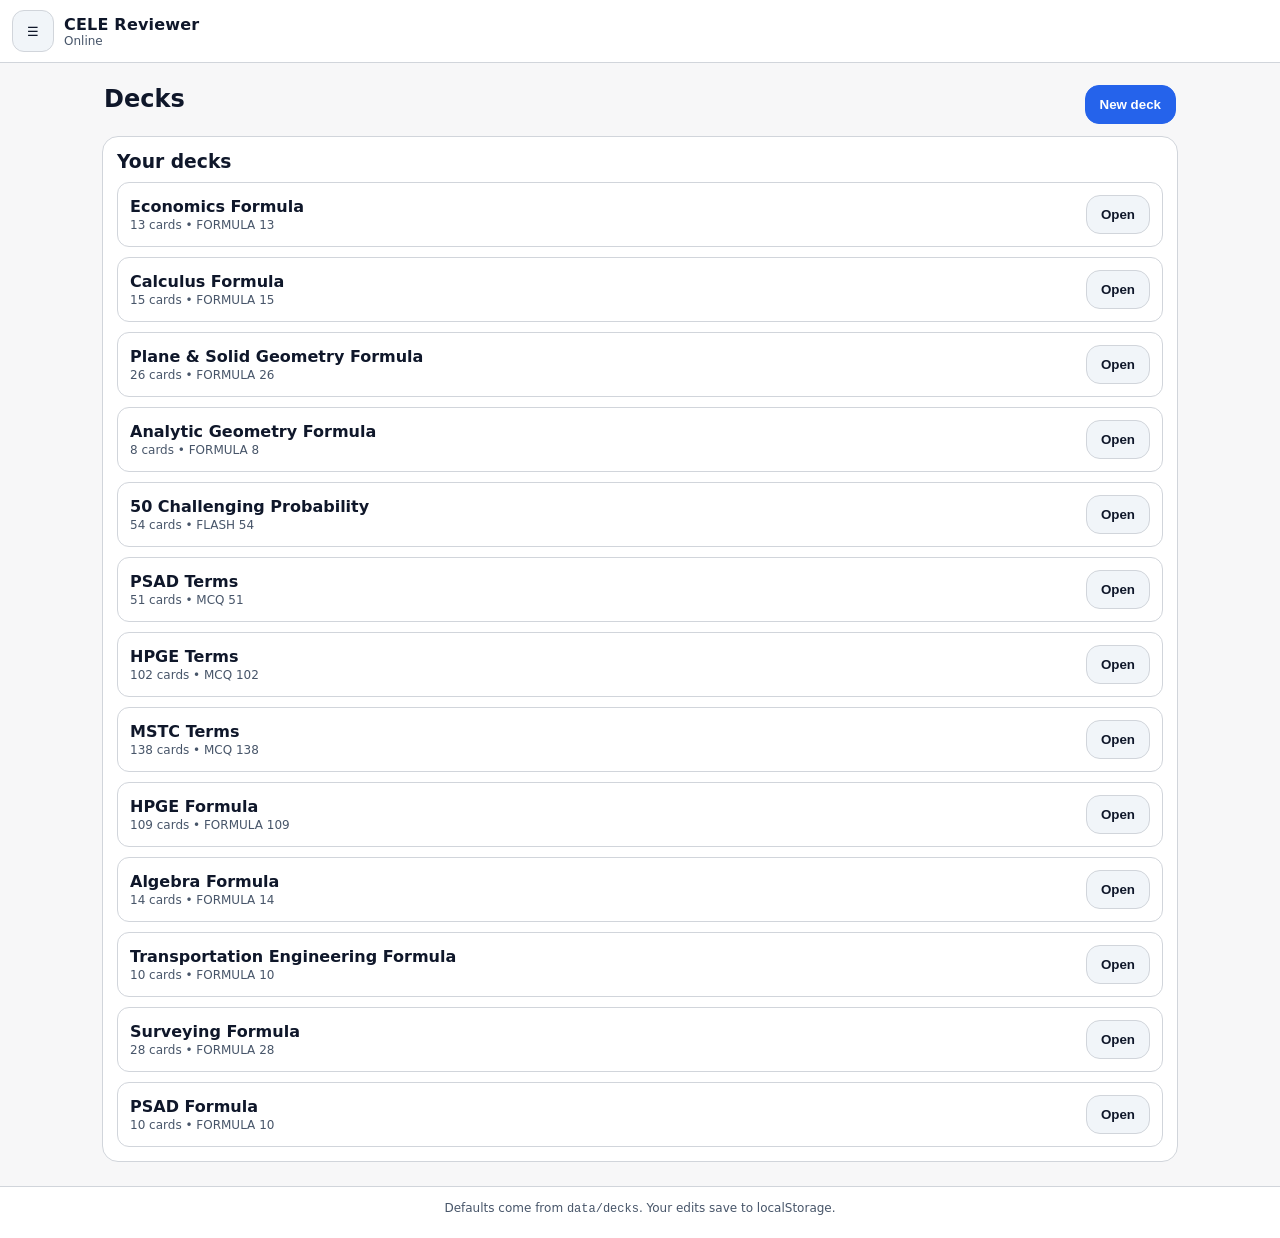
<file: decks.html>
<!doctype html>
<html lang="en">
  <head>
    <meta charset="utf-8" />
    <meta name="viewport" content="width=device-width, initial-scale=1" />
    <meta name="color-scheme" content="light dark" />
    <meta name="theme-color" content="#f7f7f8" id="themeColorMeta" />
    <title>CELE Reviewer • Decks</title>
    <link rel="manifest" href="./manifest.webmanifest" />
    <link rel="stylesheet" href="./assets/css/styles.css" />
    <link rel="stylesheet" href="./assets/css/decks.css" />
    <link rel="icon" href="./icons/icon.svg" type="image/svg+xml" />
  </head>
  <body data-page="decks">
    <header class="topbar">
      <div class="topbar__left">
        <button class="iconbtn" id="menuBtn" aria-label="Open menu" title="Menu">☰</button>
        <div class="brand">
          <div class="brand__name">CELE Reviewer</div>
          <div class="brand__tag" id="statusTag">Decks</div>
        </div>
      </div>
      <div class="topbar__right">
        <button class="pill" id="installBtn" hidden>Install</button>
      </div>
    </header>

    <nav class="drawer" id="drawer" aria-hidden="true">
      <div class="drawer__header">
        <div class="drawer__title">Menu</div>
        <button class="iconbtn" id="closeDrawerBtn" aria-label="Close menu">✕</button>
      </div>
      <div class="drawer__items">
        <a class="navitem" href="./index.html">Home</a>
        <a class="navitem" href="./quiz.html">Quiz</a>
        <a class="navitem" href="./decks.html" aria-current="page">Decks</a>
        <a class="navitem" href="./modules.html">Modules</a>
        <a class="navitem" href="./settings.html">Settings</a>
      </div>
    </nav>
    <div class="backdrop" id="backdrop" hidden></div>

    <main class="container">
      <!-- Decks -> List -->
      <section id="decksListView">
        <div class="pagehead">
          <h2>Decks</h2>
          <div class="pagehead__right">
            <button class="primary" id="newDeckBtn">New deck</button>
          </div>
        </div>

        <div class="card">
          <h3>Your decks</h3>
          <div id="deckList" class="decklist"></div>
        </div>
      </section>

      <!-- Decks -> Open/Edit -->
      <section id="deckEditView" hidden style="margin-top:12px">
        <div class="pagehead">
          <div>
            <h2 id="deckEditorTitle">Deck</h2>
            <div class="muted small">Edit cards, import CSV, or export CSV.</div>
          </div>
          <div class="pagehead__right">
            <button class="ghost" id="backToDecksBtn">Back to list</button>
            <button class="ghost" id="exportDeckBtn" title="Export current deck to CSV">Export CSV</button>
            <button class="danger" id="deleteDeckBtn" title="Delete deck">Delete</button>
          </div>
        </div>

        <div class="card">
          <div class="formgrid">
            <label class="field">
              <span>Deck name</span>
              <input id="deckNameInput" type="text" placeholder="e.g., Algebra basics" />
            </label>
            <label class="field">
              <span>Card type</span>
              <select id="cardTypeSelect">
                <option value="MCQ">MCQ</option>
                <option value="FLASHCARD">FLASHCARD</option>
                <option value="FORMULA">FORMULA</option>
                <option value="IMPORT_CSV">Import from CSV</option>
              </select>
            </label>
          </div>

          <div class="deckeditlayout">
            <div class="deckeditlayout__left">
              <form id="cardForm" class="cardform" autocomplete="off">
                <input type="hidden" id="editCardId" value="" />

                <div class="cardform__type" data-type="MCQ">
                  <label class="field">
                    <span>Question</span>
                    <textarea id="mcqQuestion" rows="3" placeholder="Question..."></textarea>
                  </label>
                  <div class="formgrid2">
                    <label class="field"><span>Choice 1</span><input id="mcqC1" type="text" /></label>
                    <label class="field"><span>Choice 2</span><input id="mcqC2" type="text" /></label>
                    <label class="field"><span>Choice 3</span><input id="mcqC3" type="text" /></label>
                <label class="field"><span>Choice 4</span><input id="mcqC4" type="text" /></label>
              </div>
              <label class="field">
                <span>Correct choice</span>
                <select id="mcqAnswerIndex">
                  <option value="0">Choice 1</option>
                  <option value="1">Choice 2</option>
                  <option value="2">Choice 3</option>
                  <option value="3">Choice 4</option>
                </select>
              </label>
              <label class="field">
                <span>Optional definitions (separate with ';')</span>
                <input id="mcqDefs" type="text" placeholder="e.g., F = Force; A = Area" />
              </label>
            </div>

                <div class="cardform__type" data-type="FLASHCARD" hidden>
                  <label class="field">
                    <span>Front (question)</span>
                    <textarea id="fcFront" rows="3" placeholder="Front..."></textarea>
                  </label>
                  <label class="field">
                    <span>Back (answer)</span>
                    <textarea id="fcBack" rows="3" placeholder="Back..."></textarea>
                  </label>
                </div>

                <div class="cardform__type" data-type="FORMULA" hidden>
                  <label class="field">
                    <span>Formula name</span>
                    <input id="fmName" type="text" placeholder="e.g., Stress formula" />
                  </label>
                  <label class="field">
                    <span>Formula (LaTeX recommended)</span>
                    <textarea id="fmFormula" rows="3" placeholder="e.g., \\sigma = \\frac{F}{A}"></textarea>
                  </label>
                  <label class="field">
                    <span>Optional explanation / symbol definitions (separate with ';')</span>
                    <input id="fmExplain" type="text" placeholder="e.g., F = Force; A = Area" />
                  </label>
                </div>

                <div class="cardform__type csvimport" data-type="IMPORT_CSV" hidden>
                  <div class="muted small">
                    Import a CSV file into this deck. Defaults in <code>data/decks</code> load automatically.
                  </div>
                  <div class="toolbar csvimport__toolbar">
                    <input type="file" id="csvFileInput" accept=".csv,text/csv" />
                    <button class="secondary" type="button" id="parseCsvBtn">Parse</button>
                    <button class="primary" type="button" id="importCsvBtn" disabled>Import into deck</button>
                  </div>
                  <div id="csvPreview" class="csvpreview"></div>
                </div>

                <div class="navrow" id="cardFormActions">
                  <button class="secondary" type="button" id="cardCancelBtn" hidden>Cancel edit</button>
                  <button class="primary" type="submit" id="cardSaveBtn">Add card</button>
                </div>
              </form>
            </div>

            <div class="deckeditlayout__right">
              <h4>Contents</h4>
              <div id="cardList" class="cardlist"></div>
            </div>
          </div>
        </div>
      </section>
    </main>

    <footer class="footer">
      <div class="muted small">Defaults come from <code>data/decks</code>. Your edits save to localStorage.</div>
    </footer>

    <template id="toastTpl">
      <div class="toast" role="status" aria-live="polite"></div>
    </template>

    <script type="module" src="./app.js"></script>
  </body>
</html>
</file>
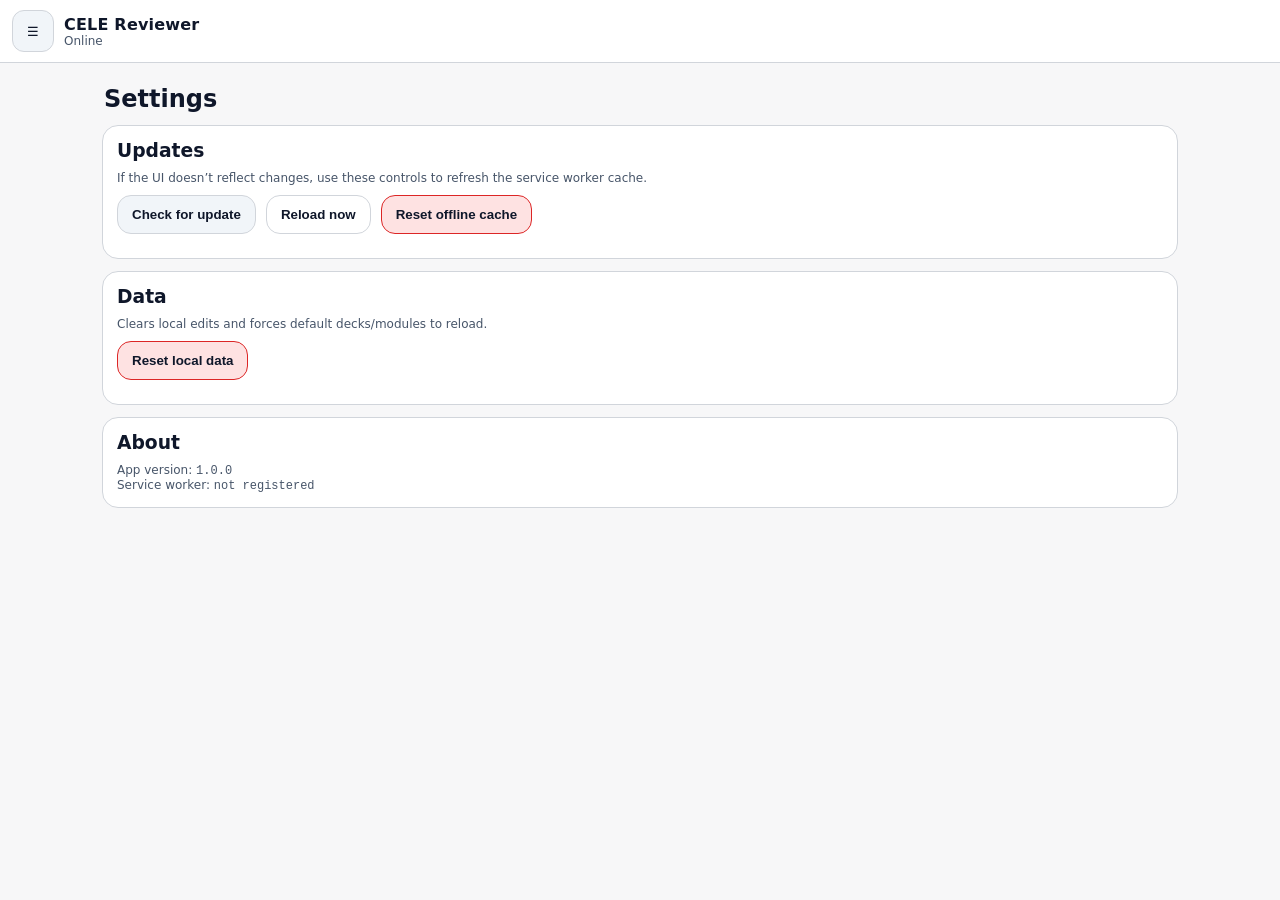
<file: settings.html>
﻿<!doctype html>
<html lang="en">
  <head>
    <meta charset="utf-8" />
    <meta name="viewport" content="width=device-width, initial-scale=1" />
    <meta name="color-scheme" content="light dark" />
    <meta name="theme-color" content="#f7f7f8" id="themeColorMeta" />
    <title>CELE Reviewer • Settings</title>
    <link rel="manifest" href="./manifest.webmanifest" />
    <link rel="stylesheet" href="./assets/css/styles.css" />
    <link rel="icon" href="./icons/icon.svg" type="image/svg+xml" />
  </head>
  <body data-page="settings">
    <header class="topbar">
      <div class="topbar__left">
        <button class="iconbtn" id="menuBtn" aria-label="Open menu" title="Menu">☰</button>
        <div class="brand">
          <div class="brand__name">CELE Reviewer</div>
          <div class="brand__tag" id="statusTag">Settings</div>
        </div>
      </div>
      <div class="topbar__right">
        <button class="pill" id="installBtn" hidden>Install</button>
      </div>
    </header>

    <nav class="drawer" id="drawer" aria-hidden="true">
      <div class="drawer__header">
        <div class="drawer__title">Menu</div>
        <button class="iconbtn" id="closeDrawerBtn" aria-label="Close menu">✖</button>
      </div>
      <div class="drawer__items">
        <a class="navitem" href="./index.html">Home</a>
        <a class="navitem" href="./quiz.html">Quiz</a>
        <a class="navitem" href="./decks.html">Decks</a>
        <a class="navitem" href="./modules.html">Modules</a>
        <a class="navitem" href="./settings.html" aria-current="page">Settings</a>
      </div>
      <div class="drawer__footer">
        <div class="muted small">Update and troubleshooting controls.</div>
      </div>
    </nav>
    <div class="backdrop" id="backdrop" hidden></div>

    <main class="container">
      <section class="pagehead">
        <h2>Settings</h2>
      </section>

      <section class="card">
        <h3>Updates</h3>
        <div class="muted small">If the UI doesn’t reflect changes, use these controls to refresh the service worker cache.</div>
        <div class="toolbar" style="margin-top:10px">
          <button class="secondary" id="checkUpdatesBtn">Check for update</button>
          <button class="primary" id="applyUpdateBtn" hidden>Apply update & reload</button>
          <button class="ghost" id="reloadBtn">Reload now</button>
        </div>
        <div class="muted small" id="updateStatus" style="margin-top:8px"></div>
      </section>

      <section class="card" style="margin-top:12px">
        <h3>Data</h3>
        <div class="muted small">Clears local edits and forces default decks/modules to reload.</div>
        <div class="toolbar" style="margin-top:10px">
          <button class="danger" id="resetDataBtn">Reset local data</button>
        </div>
      </section>

      <section class="card" style="margin-top:12px">
        <h3>About</h3>
        <div class="muted small">App version: <code id="appVersion">-</code></div>
        <div class="muted small">Service worker: <code id="swStatus">-</code></div>
      </section>
    </main>

    <template id="toastTpl">
      <div class="toast" role="status" aria-live="polite"></div>
    </template>

    <script type="module" src="./app.js"></script>
  </body>
</html>
</file>
<file: assets/css/styles.css>
:root{
  color-scheme: light dark;

  /* Light theme (default) */
  --bg:#f7f7f8;
  --surface:#ffffff;
  --surface2:#f1f5f9;
  --surface3:#e5e7eb;
  --text:#0f172a;
  --muted:#475569;
  --line:#d1d5db;

  --primary:#2563eb;
  --on-primary:#ffffff;
  --primary-soft:#dbeafe;

  --danger:#dc2626;
  --danger-soft:#fee2e2;
  --ok:#16a34a;
  --ok-soft:#dcfce7;
  --warn:#d97706;
  --warn-soft:#ffedd5;

  --code-bg:#f3f4f6;
  --backdrop: rgba(0,0,0,.45);

  --shadow:none;
  --radius:16px;
  --radius2:12px;
  --max:1100px;
}

@media (prefers-color-scheme: dark){
  :root{
    --bg:#0b1220;
    --surface:#0f1a2f;
    --surface2:#0c1628;
    --surface3:#16223b;
    --text:#e7eefc;
    --muted:#a8b6d6;
    --line:#26314a;

    --primary:#6ea8fe;
    --on-primary:#0b1220;
    --primary-soft:#1e3a8a;

    --danger:#ff5c7a;
    --danger-soft:#3b0a16;
    --ok:#4ade80;
    --ok-soft:#064e2a;
    --warn:#fbbf24;
    --warn-soft:#3b2a04;

    --code-bg:#0a1020;
    --backdrop: rgba(0,0,0,.55);
  }
}

*{ box-sizing:border-box; }
html,body{ height:100%; }
body{
  margin:0;
  font-family: ui-sans-serif, system-ui, -apple-system, Segoe UI, Roboto, Helvetica, Arial, "Apple Color Emoji","Segoe UI Emoji";
  background: var(--bg);
  color:var(--text);
}
code{ font-family: ui-monospace, SFMono-Regular, Menlo, Monaco, Consolas, "Liberation Mono", "Courier New", monospace; }
a{ color: var(--primary); }

.topbar{
  position:sticky; top:0; z-index:10;
  display:flex; align-items:center; justify-content:space-between;
  padding:10px 12px;
  background: var(--surface);
  border-bottom:1px solid var(--line);
}
.topbar__left{ display:flex; align-items:center; gap:10px; min-width:0; }
.brand{ display:flex; flex-direction:column; min-width:0; }
.brand__name{ font-weight:700; letter-spacing:.2px; }
.brand__tag{ color:var(--muted); font-size:12px; white-space:nowrap; overflow:hidden; text-overflow:ellipsis; }
.topbar__right{ display:flex; align-items:center; gap:8px; }

.iconbtn{
  width:42px; height:42px;
  border-radius:12px;
  border:1px solid var(--line);
  background: var(--surface2);
  color:var(--text);
  cursor:pointer;
}
.iconbtn:hover{ background: var(--surface3); }

.pill{
  border:1px solid var(--primary);
  background: var(--primary-soft);
  color:var(--text);
  padding:10px 12px;
  border-radius:999px;
  cursor:pointer;
}
.pill:hover{ background: var(--surface3); }

.container{
  max-width: var(--max);
  margin: 0 auto;
  padding: 16px 12px 24px;
}
.page{ animation: fadeIn .14s ease-out; }
@keyframes fadeIn{ from{ opacity:.6; transform: translateY(3px);} to{opacity:1; transform:none;} }

.hero{
  padding:18px 16px;
  border:1px solid var(--line);
  background: var(--surface);
  border-radius: var(--radius);
  box-shadow: var(--shadow);
}
.hero h1{ margin:0 0 8px; font-size: 28px; line-height:1.15; }
.hero p{ margin:0 0 14px; }
.hero__actions{ display:flex; gap:10px; flex-wrap:wrap; }

.grid2{ display:grid; grid-template-columns: 1fr; gap: 12px; margin-top:12px; }
@media (min-width: 900px){
  .grid2{ grid-template-columns: 1fr 1fr; }
}

.card{
  border:1px solid var(--line);
  background: var(--surface);
  border-radius: var(--radius);
  padding: 14px;
  box-shadow: var(--shadow);
}
.card h2, .card h3, .card h4{ margin:0 0 10px; }
.muted{ color:var(--muted); }
.small{ font-size:12px; }

.list{ margin:0; padding-left: 16px; }
.list li{ margin: 6px 0; }

.primary,.secondary,.ghost,.danger{
  border-radius: 14px;
  padding: 11px 14px;
  font-weight:600;
  cursor:pointer;
  border:1px solid transparent;
  color:var(--text);
}
.primary,.secondary,.ghost,.danger,.navitem{ text-decoration:none; }
a.primary,a.secondary,a.ghost,a.danger{
  display:inline-flex;
  align-items:center;
  justify-content:center;
}
.primary{ background: var(--primary); border-color: var(--primary); color: var(--on-primary); }
.primary:hover{ background: var(--primary); }
.secondary{ background: var(--surface2); border-color: var(--line); }
.secondary:hover{ background: var(--surface3); }
.ghost{ background: transparent; border-color: var(--line); color: var(--text); }
.ghost:hover{ background: var(--surface2); }
.danger{ background: var(--danger-soft); border-color: var(--danger); }
.danger:hover{ background: var(--danger-soft); }

.pagehead{
  display:flex; align-items:flex-start; justify-content:space-between; gap:10px;
  margin: 6px 2px 12px;
}
.pagehead h2{ margin:0; }
.pagehead__right{ display:flex; gap:10px; flex-wrap:wrap; align-items:center; justify-content:flex-end; }
.stat{
  border:1px solid var(--line);
  background: var(--surface);
  border-radius: 14px;
  padding: 8px 10px;
  min-width: 110px;
}
.stat__label{ color:var(--muted); font-size:12px; }
.stat__value{ font-weight:800; font-size:16px; margin-top:2px; }

.toolbar{
  display:flex;
  gap:10px;
  flex-wrap:wrap;
  align-items:end;
  margin-bottom: 10px;
}
.field{ display:flex; flex-direction:column; gap:6px; min-width: 170px; flex: 1; }
.field > span{ color:var(--muted); font-size:12px; }
input,textarea,select{
  background: var(--surface);
  color: var(--text);
  border:1px solid var(--line);
  border-radius: 12px;
  padding: 10px 10px;
  outline:none;
}
textarea{ resize: vertical; }
input:focus,textarea:focus,select:focus{ border-color: var(--primary); outline: 3px solid var(--primary-soft); outline-offset: 2px; }

.check{ display:flex; align-items:center; gap:8px; padding: 10px 10px; border:1px solid var(--line); border-radius: 12px; background: var(--surface); }
.check input{ width:18px; height:18px; }

.stage{
  min-height: 220px;
  padding: 14px;
  border:1px solid var(--line);
  background: var(--surface);
  border-radius: var(--radius);
  box-shadow: var(--shadow);
}

.navrow{
  display:flex; gap:10px; justify-content:space-between;
  margin-top: 12px;
}
.navrow > button{ flex:1; }

.drawer{
  position: fixed;
  top: 0; left: 0;
  width: min(86vw, 340px);
  height: 100vh;
  background: var(--surface);
  border-right: 1px solid var(--line);
  box-shadow: var(--shadow);
  transform: translateX(-105%);
  transition: transform .16s ease-out;
  z-index: 30;
  display:flex;
  flex-direction:column;
}
.drawer.is-open{ transform: translateX(0); }
.drawer__header{
  display:flex; align-items:center; justify-content:space-between;
  padding: 10px 10px;
  border-bottom: 1px solid var(--line);
}
.drawer__title{ font-weight:800; }
.drawer__items{ padding: 10px; display:flex; flex-direction:column; gap: 8px; }
.navitem{
  text-align:left;
  padding: 12px 12px;
  border-radius: 14px;
  border:1px solid var(--line);
  background: var(--surface2);
  color: var(--text);
  cursor:pointer;
  display:block;
}
.navitem:hover{ background: var(--surface3); }
.drawer__footer{ margin-top:auto; padding: 10px; border-top: 1px solid var(--line); }

.backdrop{
  position: fixed; inset: 0;
  background: var(--backdrop);
  z-index: 20;
}

.decklist,.cardlist,.csvpreview,.modulelist{
  display:flex;
  flex-direction:column;
  gap: 10px;
}
.deckrow{
  display:flex;
  align-items:center;
  justify-content:space-between;
  gap:10px;
  padding: 12px;
  border:1px solid var(--line);
  border-radius: var(--radius2);
  background: var(--surface);
}
.deckrow__title{ font-weight:800; }
.deckrow__meta{ color:var(--muted); font-size:12px; margin-top: 2px; }
.deckrow__left{ min-width:0; }
.deckrow__left > div{ white-space:nowrap; overflow:hidden; text-overflow:ellipsis; }
.deckrow__actions{ display:flex; gap:8px; }

.deckeditor__head{
  display:flex; align-items:flex-start; justify-content:space-between; gap:10px;
}
.deckeditor__headRight{ display:flex; gap:8px; flex-wrap:wrap; justify-content:flex-end; }

.tabs{ display:flex; gap:8px; margin: 8px 0 12px; }
.tab{
  flex:1;
  padding: 10px 12px;
  border-radius: 14px;
  border:1px solid var(--line);
  background: var(--surface2);
  color: var(--text);
  cursor:pointer;
}
.tab.is-active{
  border-color: var(--primary);
  background: var(--primary-soft);
}

.formgrid{ display:grid; grid-template-columns: 1fr; gap: 10px; }
.formgrid2{ display:grid; grid-template-columns: 1fr; gap: 10px; }
@media (min-width: 700px){
  .formgrid{ grid-template-columns: 1fr 1fr; }
  .formgrid2{ grid-template-columns: 1fr 1fr; }
}
.sep{ border:none; border-top:1px solid var(--line); margin: 14px 0; }

.carditem{
  padding: 12px;
  border-radius: var(--radius2);
  border:1px solid var(--line);
  background: var(--surface);
}
.badge{
  display:inline-flex;
  align-items:center;
  gap:6px;
  padding: 4px 10px;
  border-radius: 999px;
  font-size: 12px;
  border:1px solid var(--line);
  color: var(--muted);
  margin-bottom: 8px;
}
.badge--mcq{ border-color: var(--primary); color: var(--text); }
.badge--flash{ border-color: var(--ok); color: var(--text); }
.badge--formula{ border-color: var(--warn); color: var(--text); }
.carditem__title{ font-weight:800; margin: 0 0 8px; }
.carditem__body{ color: var(--muted); white-space:pre-wrap; }
.carditem__actions{ display:flex; gap:8px; margin-top:10px; }

.toast{
  position: fixed;
  bottom: 14px;
  left: 50%;
  transform: translateX(-50%);
  padding: 10px 12px;
  background: var(--surface);
  border:1px solid var(--line);
  border-radius: 999px;
  box-shadow: var(--shadow);
  z-index: 50;
}

.quizcard h3{ margin: 0 0 10px; }
.choices{ display:grid; grid-template-columns: 1fr; gap: 10px; margin-top: 10px; }
@media (min-width: 700px){
  .choices{ grid-template-columns: 1fr 1fr; }
}
.choicebtn{
  text-align:left;
  padding: 12px 12px;
  border-radius: 14px;
  border:1px solid var(--line);
  background: var(--surface);
  color: var(--text);
  cursor:pointer;
}
.choicebtn:hover{ background: var(--surface2); }
.choicebtn.is-correct{ border-color: var(--ok); background: var(--ok-soft); }
.choicebtn.is-wrong{ border-color: var(--danger); background: var(--danger-soft); }
.choicebtn.is-disabled{ opacity:.78; cursor:not-allowed; }

.flashwrap{
  perspective: 1200px;
}
.flashcard{
  position:relative;
  width:100%;
  min-height: 220px;
  transform-style: preserve-3d;
  transition: transform .45s cubic-bezier(.2,.8,.2,1);
}
.flashcard.is-flipped{ transform: rotateY(180deg); }
.flashface{
  position:absolute; inset:0;
  border-radius: var(--radius);
  border:1px solid var(--line);
  background: var(--surface);
  padding: 16px;
  backface-visibility: hidden;
  display:flex;
  flex-direction:column;
  justify-content:center;
  gap:10px;
}
.flashface--back{
  transform: rotateY(180deg);
  background: var(--ok-soft);
}
.flashlabel{
  color: var(--muted);
  font-size: 12px;
  letter-spacing: .14em;
  text-transform: uppercase;
}
.flashtext{
  font-size: 18px;
  white-space: pre-wrap;
}

.formula{
  text-align:center;
  padding: 10px 8px;
}
.formula__name{ font-weight:900; font-size: 20px; margin: 0 0 12px; }
.formula__eq{
  display:flex; justify-content:center;
  padding: 12px 8px;
  border:1px solid var(--line);
  border-radius: var(--radius);
  background: var(--surface2);
  overflow:auto;
}
.formula__defs{ margin-top: 12px; text-align:left; max-width: 680px; margin-left:auto; margin-right:auto; }
.formula__defs li{ margin: 6px 0; color: var(--muted); }

.modulehead{ display:flex; align-items:flex-start; justify-content:space-between; gap:10px; }
.modulecontent{ line-height: 1.6; }
.modulecontent h1,.modulecontent h2,.modulecontent h3{ line-height:1.2; }
.modulecard{
  padding: 12px;
  border-radius: var(--radius2);
  border:1px solid var(--line);
  background: var(--surface);
  cursor:pointer;
}
.modulecard:hover{ background: var(--surface2); }
.modulecard__title{ font-weight:900; }
.modulecard__desc{ color: var(--muted); font-size: 12px; margin-top: 4px; }
.modulecontent pre{
  padding: 12px;
  border-radius: var(--radius2);
  border:1px solid var(--line);
  background: var(--code-bg);
  overflow:auto;
}
.modulecontent img{ max-width: 100%; border-radius: var(--radius2); border:1px solid var(--line); }

.footer{
  padding: 14px 12px 22px;
  border-top: 1px solid var(--line);
  background: var(--surface);
  text-align:center;
}
</file>
<file: assets/css/decks.css>
﻿/* Decks page layout tweaks */

.deckeditlayout{
  display:grid;
  grid-template-columns: 1fr;
  gap: 14px;
  margin-top: 12px;
}

@media (min-width: 900px){
  .deckeditlayout{ grid-template-columns: minmax(380px, 1fr) 1.1fr; }
}

.cardform{ display:flex; flex-direction:column; gap: 10px; }

.csvimport{
  padding: 12px;
  border-radius: var(--radius2);
  border: 1px dashed var(--line);
  background: var(--surface2);
}

.csvimport__toolbar{ margin-top: 10px; margin-bottom: 0; }
</file>
